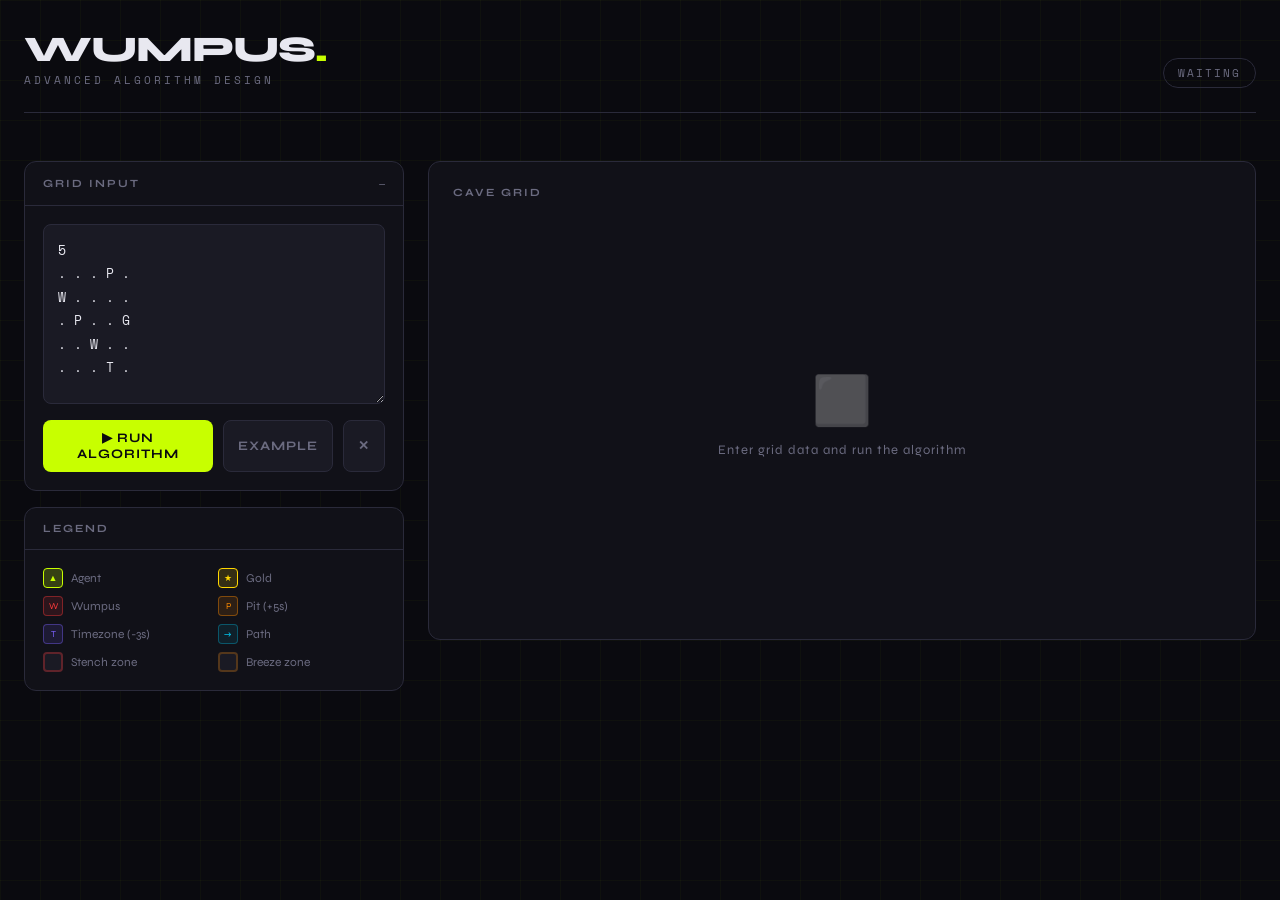
<file: index.html>
<!DOCTYPE html>
<html lang="en">
<head>
<meta charset="UTF-8">
<meta name="viewport" content="width=device-width, initial-scale=1.0">
<title>Wumpus — Cave Navigator</title>
<link href="https://fonts.googleapis.com/css2?family=Space+Mono:ital,wght@0,400;0,700;1,400&family=Syne:wght@400;600;700;800&display=swap" rel="stylesheet">
<link rel="stylesheet" href="style.css">
</head>
<body>
<div class="app">

  <header>
    <div class="logo">
      <div class="logo-title">WUMPUS<span>.</span></div>
      <div class="logo-sub">Advanced Algorithm Design</div>
    </div>
    <div class="status-pill" id="status-pill">WAITING</div>
  </header>

  <div class="main">

    <div class="left-panel">

      <div class="panel">
        <div class="panel-header">
          <span class="panel-title">Grid Input</span>
          <span class="mono-small" id="grid-size-label">—</span>
        </div>
        <div class="panel-body">
          <textarea id="grid-input" placeholder="5&#10;. . . P .&#10;W . . . .&#10;. P . . G&#10;. . W . .&#10;. . . T ."></textarea>
          <div class="error-msg" id="error-msg"></div>
          <div class="btn-row">
            <button class="btn-primary" onclick="runAlgo()">&#9654; RUN ALGORITHM</button>
            <button class="btn-secondary" onclick="loadExample()">EXAMPLE</button>
            <button class="btn-secondary" onclick="clearAll()">&#10005;</button>
          </div>
        </div>
      </div>

      <div class="panel">
        <div class="panel-header"><span class="panel-title">Legend</span></div>
        <div class="panel-body">
          <div class="legend">
            <div class="legend-item">
              <div class="legend-dot" style="background:rgba(200,255,0,0.2);border:1px solid var(--accent)">
                <span style="font-size:9px;color:var(--accent)">&#9650;</span>
              </div>
              <span>Agent</span>
            </div>
            <div class="legend-item">
              <div class="legend-dot" style="background:rgba(255,215,0,0.15);border:1px solid var(--gold)">
                <span style="font-size:9px;color:var(--gold)">&#9733;</span>
              </div>
              <span>Gold</span>
            </div>
            <div class="legend-item">
              <div class="legend-dot" style="background:rgba(255,59,59,0.12);border:1px solid rgba(255,59,59,0.4)">
                <span style="font-size:9px;color:var(--wumpus)">W</span>
              </div>
              <span>Wumpus</span>
            </div>
            <div class="legend-item">
              <div class="legend-dot" style="background:rgba(255,140,0,0.12);border:1px solid rgba(255,140,0,0.4)">
                <span style="font-size:9px;color:var(--pit)">P</span>
              </div>
              <span>Pit (+5s)</span>
            </div>
            <div class="legend-item">
              <div class="legend-dot" style="background:rgba(123,97,255,0.12);border:1px solid rgba(123,97,255,0.4)">
                <span style="font-size:9px;color:var(--tz)">T</span>
              </div>
              <span>Timezone (-3s)</span>
            </div>
            <div class="legend-item">
              <div class="legend-dot" style="background:rgba(0,212,255,0.08);border:1px solid rgba(0,212,255,0.3)">
                <span style="font-size:9px;color:var(--accent3)">&#8594;</span>
              </div>
              <span>Path</span>
            </div>
            <div class="legend-item">
              <div class="legend-dot stench-legend"></div>
              <span>Stench zone</span>
            </div>
            <div class="legend-item">
              <div class="legend-dot breeze-legend"></div>
              <span>Breeze zone</span>
            </div>
          </div>
        </div>
      </div>

      <div class="panel" id="stats-panel" style="display:none">
        <div class="panel-header"><span class="panel-title">Result</span></div>
        <div class="panel-body">
          <div class="stats-grid">
            <div class="stat-box">
              <div class="stat-label">Status</div>
              <div class="stat-value" id="stat-status" style="font-size:16px">—</div>
            </div>
            <div class="stat-box">
              <div class="stat-label">Time Cost</div>
              <div class="stat-value accent" id="stat-cost">—</div>
            </div>
            <div class="stat-box">
              <div class="stat-label">Path Length</div>
              <div class="stat-value" id="stat-length">—</div>
            </div>
            <div class="stat-box">
              <div class="stat-label">Turn</div>
              <div class="stat-value accent" id="stat-turn">—</div>
            </div>
          </div>
          <div style="margin-top:12px">
            <div class="panel-title" style="margin-bottom:8px">Path</div>
            <div class="path-display" id="path-display">—</div>
          </div>
        </div>
      </div>

      <div class="panel" id="anim-panel" style="display:none">
        <div class="panel-header">
          <span class="panel-title">Animation</span>
          <button class="play-btn" id="play-btn" onclick="togglePlay()">&#9654; PLAY</button>
        </div>
        <div class="panel-body">
          <div class="turn-control">
            <div class="turn-row">
              <span class="turn-label">Step</span>
              <span class="turn-value" id="turn-display">0 / 0</span>
            </div>
            <input type="range" id="turn-slider" min="0" value="0" oninput="onSlider(this.value)">
            <div class="turn-row">
              <span class="turn-label">Speed</span>
              <input type="range" id="speed-slider" min="100" max="1000" value="500" step="100" style="width:120px">
            </div>
          </div>
        </div>
      </div>

    </div>

    <div class="right-panel">
      <div class="grid-wrapper">
        <div class="grid-top-bar">
          <div class="panel-title">Cave Grid</div>
          <div class="mono-small" id="wt-display"></div>
        </div>
        <div class="grid-container">
          <div id="grid-placeholder" class="grid-placeholder">
            <div class="grid-placeholder-icon">&#11036;</div>
            <div class="grid-placeholder-text">Enter grid data and run the algorithm</div>
          </div>
          <div id="cave-grid" style="display:none"></div>
        </div>
        <div class="grid-info" id="grid-info" style="display:none">
          <div class="info-item">
            <div class="info-dot" style="background:rgba(255,59,59,0.6)"></div>
            <span id="info-wumpus">0 Wumpuses</span>
          </div>
          <div class="info-item">
            <div class="info-dot" style="background:rgba(255,140,0,0.6)"></div>
            <span id="info-pits">0 Pits</span>
          </div>
          <div class="info-item">
            <div class="info-dot" style="background:rgba(123,97,255,0.6)"></div>
            <span id="info-tz">0 Timezones</span>
          </div>
        </div>
      </div>
    </div>

  </div>
</div>

<script src="algo.js"></script>
<script src="ui.js"></script>
</body>
</html>
</file>
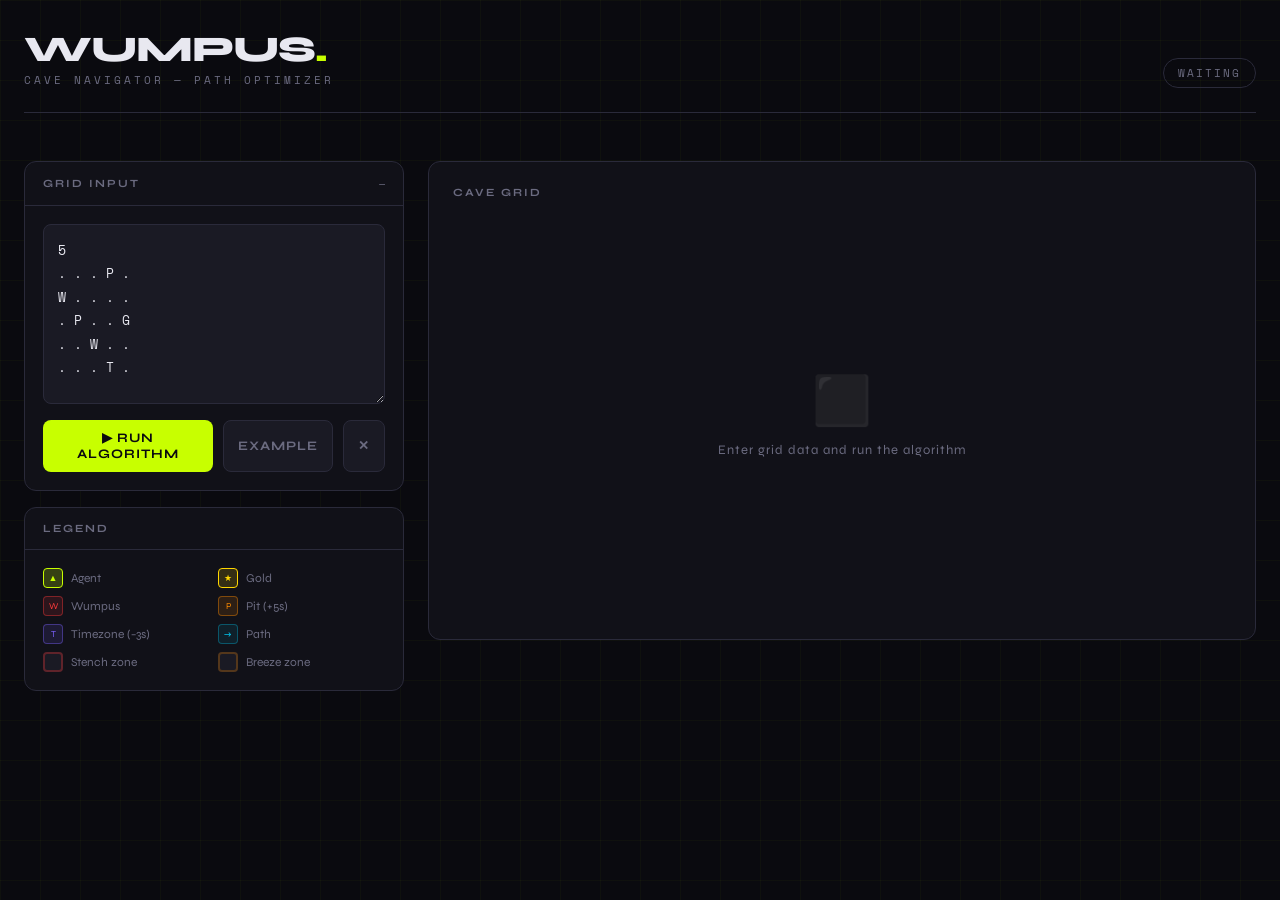
<file: wumpus_visualizer.html>
<!DOCTYPE html>
<html lang="en">
<head>
<meta charset="UTF-8">
<meta name="viewport" content="width=device-width, initial-scale=1.0">
<title>Wumpus — Cave Navigator</title>
<link href="https://fonts.googleapis.com/css2?family=Space+Mono:ital,wght@0,400;0,700;1,400&family=Syne:wght@400;600;700;800&display=swap" rel="stylesheet">
<style>
:root {
  --bg: #0a0a0f;
  --surface: #111118;
  --surface2: #1a1a24;
  --border: #2a2a3a;
  --accent: #c8ff00;
  --accent2: #ff6b35;
  --accent3: #00d4ff;
  --text: #e8e8f0;
  --muted: #6b6b80;
  --danger: #ff3b3b;
  --safe: #00ff88;
  --pit: #ff8c00;
  --tz: #7b61ff;
  --wumpus: #ff3b3b;
  --gold: #ffd700;
  --agent: #c8ff00;
  --stench: rgba(255,59,59,0.15);
  --breeze: rgba(255,140,0,0.12);
}

* { margin: 0; padding: 0; box-sizing: border-box; }

body {
  background: var(--bg);
  color: var(--text);
  font-family: 'Syne', sans-serif;
  min-height: 100vh;
  overflow-x: hidden;
}

body::before {
  content: '';
  position: fixed;
  inset: 0;
  background-image:
    linear-gradient(rgba(200,255,0,0.03) 1px, transparent 1px),
    linear-gradient(90deg, rgba(200,255,0,0.03) 1px, transparent 1px);
  background-size: 40px 40px;
  pointer-events: none;
  z-index: 0;
}

.app {
  position: relative;
  z-index: 1;
  max-width: 1400px;
  margin: 0 auto;
  padding: 32px 24px;
}

header {
  display: flex;
  align-items: flex-end;
  justify-content: space-between;
  margin-bottom: 48px;
  padding-bottom: 24px;
  border-bottom: 1px solid var(--border);
}

.logo {
  display: flex;
  flex-direction: column;
  gap: 4px;
}

.logo-title {
  font-size: 36px;
  font-weight: 800;
  letter-spacing: -1px;
  line-height: 1;
  color: var(--text);
}

.logo-title span {
  color: var(--accent);
}

.logo-sub {
  font-family: 'Space Mono', monospace;
  font-size: 11px;
  color: var(--muted);
  letter-spacing: 3px;
  text-transform: uppercase;
}

.status-pill {
  font-family: 'Space Mono', monospace;
  font-size: 11px;
  padding: 6px 14px;
  border-radius: 100px;
  letter-spacing: 2px;
  text-transform: uppercase;
  border: 1px solid var(--border);
  color: var(--muted);
  transition: all 0.3s;
}

.status-pill.safe { border-color: var(--safe); color: var(--safe); background: rgba(0,255,136,0.08); }
.status-pill.unsafe { border-color: var(--danger); color: var(--danger); background: rgba(255,59,59,0.08); }
.status-pill.running { border-color: var(--accent); color: var(--accent); background: rgba(200,255,0,0.08); animation: pulse 1s infinite; }

@keyframes pulse { 0%,100%{opacity:1} 50%{opacity:0.5} }

.main {
  display: grid;
  grid-template-columns: 380px 1fr;
  gap: 24px;
  align-items: start;
}

.left-panel {
  display: flex;
  flex-direction: column;
  gap: 16px;
}

.panel {
  background: var(--surface);
  border: 1px solid var(--border);
  border-radius: 12px;
  overflow: hidden;
}

.panel-header {
  padding: 14px 18px;
  border-bottom: 1px solid var(--border);
  display: flex;
  align-items: center;
  justify-content: space-between;
}

.panel-title {
  font-size: 11px;
  font-weight: 700;
  letter-spacing: 2px;
  text-transform: uppercase;
  color: var(--muted);
}

.panel-body {
  padding: 18px;
}

textarea {
  width: 100%;
  background: var(--surface2);
  border: 1px solid var(--border);
  border-radius: 8px;
  color: var(--text);
  font-family: 'Space Mono', monospace;
  font-size: 13px;
  line-height: 1.8;
  padding: 14px;
  resize: vertical;
  min-height: 180px;
  outline: none;
  transition: border-color 0.2s;
}

textarea:focus { border-color: var(--accent); }
textarea::placeholder { color: var(--muted); }

.btn-row {
  display: flex;
  gap: 10px;
  margin-top: 12px;
}

button {
  cursor: pointer;
  border: none;
  font-family: 'Syne', sans-serif;
  font-weight: 700;
  font-size: 13px;
  letter-spacing: 1px;
  border-radius: 8px;
  transition: all 0.2s;
}

.btn-primary {
  background: var(--accent);
  color: #0a0a0f;
  padding: 10px 20px;
  flex: 1;
}

.btn-primary:hover { background: #d4ff33; transform: translateY(-1px); }
.btn-primary:active { transform: translateY(0); }

.btn-secondary {
  background: var(--surface2);
  color: var(--muted);
  padding: 10px 14px;
  border: 1px solid var(--border);
}

.btn-secondary:hover { border-color: var(--accent); color: var(--accent); }

.legend {
  display: grid;
  grid-template-columns: 1fr 1fr;
  gap: 8px;
}

.legend-item {
  display: flex;
  align-items: center;
  gap: 8px;
  font-size: 12px;
  color: var(--muted);
}

.legend-dot {
  width: 20px;
  height: 20px;
  border-radius: 4px;
  flex-shrink: 0;
  display: flex;
  align-items: center;
  justify-content: center;
  font-size: 10px;
}

.stats-grid {
  display: grid;
  grid-template-columns: 1fr 1fr;
  gap: 10px;
}

.stat-box {
  background: var(--surface2);
  border: 1px solid var(--border);
  border-radius: 8px;
  padding: 12px;
}

.stat-label {
  font-size: 10px;
  font-weight: 700;
  letter-spacing: 2px;
  text-transform: uppercase;
  color: var(--muted);
  margin-bottom: 4px;
}

.stat-value {
  font-family: 'Space Mono', monospace;
  font-size: 22px;
  font-weight: 700;
  color: var(--text);
}

.stat-value.accent { color: var(--accent); }
.stat-value.danger { color: var(--danger); }
.stat-value.safe { color: var(--safe); }

.turn-control {
  display: flex;
  flex-direction: column;
  gap: 10px;
}

.turn-row {
  display: flex;
  align-items: center;
  justify-content: space-between;
}

.turn-label {
  font-size: 11px;
  letter-spacing: 2px;
  text-transform: uppercase;
  color: var(--muted);
}

.turn-value {
  font-family: 'Space Mono', monospace;
  font-size: 13px;
  color: var(--accent);
}

input[type=range] {
  width: 100%;
  -webkit-appearance: none;
  height: 3px;
  border-radius: 2px;
  background: var(--border);
  outline: none;
}

input[type=range]::-webkit-slider-thumb {
  -webkit-appearance: none;
  width: 16px;
  height: 16px;
  border-radius: 50%;
  background: var(--accent);
  cursor: pointer;
}

.play-btn {
  background: var(--surface2);
  border: 1px solid var(--border);
  color: var(--text);
  padding: 8px 16px;
  border-radius: 6px;
  font-size: 12px;
}

.play-btn:hover { border-color: var(--accent); color: var(--accent); }

.right-panel {
  position: sticky;
  top: 24px;
}

.grid-wrapper {
  background: var(--surface);
  border: 1px solid var(--border);
  border-radius: 12px;
  padding: 24px;
}

.grid-container {
  display: flex;
  justify-content: center;
  align-items: center;
  min-height: 400px;
}

#cave-grid {
  display: inline-grid;
  gap: 3px;
}

.cell {
  width: 52px;
  height: 52px;
  border-radius: 6px;
  display: flex;
  align-items: center;
  justify-content: center;
  font-size: 11px;
  font-weight: 700;
  font-family: 'Space Mono', monospace;
  letter-spacing: 0.5px;
  position: relative;
  transition: all 0.3s;
  border: 1px solid transparent;
  flex-direction: column;
  gap: 2px;
}

.cell-empty { background: var(--surface2); border-color: var(--border); color: var(--muted); }
.cell-wumpus { background: rgba(255,59,59,0.12); border-color: rgba(255,59,59,0.4); color: var(--wumpus); }
.cell-pit { background: rgba(255,140,0,0.12); border-color: rgba(255,140,0,0.4); color: var(--pit); }
.cell-tz { background: rgba(123,97,255,0.12); border-color: rgba(123,97,255,0.4); color: var(--tz); }
.cell-gold { background: rgba(255,215,0,0.15); border-color: rgba(255,215,0,0.5); color: var(--gold); }
.cell-start { background: rgba(200,255,0,0.08); border-color: rgba(200,255,0,0.3); color: var(--accent); }

.cell.stench-overlay { box-shadow: inset 0 0 0 2px rgba(255,59,59,0.3); }
.cell.breeze-overlay { box-shadow: inset 0 0 0 2px rgba(255,140,0,0.25); }
.cell.path-cell { box-shadow: inset 0 0 0 2px var(--accent3); }
.cell.agent-here {
  background: rgba(200,255,0,0.2) !important;
  border-color: var(--accent) !important;
  transform: scale(1.08);
  z-index: 2;
  box-shadow: 0 0 20px rgba(200,255,0,0.3);
}

.cell-icon { font-size: 18px; line-height: 1; }
.cell-label { font-size: 8px; letter-spacing: 1px; opacity: 0.7; }

.cell-coord {
  position: absolute;
  top: 2px;
  left: 3px;
  font-size: 7px;
  opacity: 0.3;
  font-family: 'Space Mono', monospace;
}

.path-number {
  position: absolute;
  bottom: 2px;
  right: 3px;
  font-size: 7px;
  color: var(--accent3);
  font-family: 'Space Mono', monospace;
}

.result-bar {
  display: flex;
  align-items: center;
  justify-content: space-between;
  padding: 14px 18px;
  background: var(--surface2);
  border-radius: 8px;
  margin-bottom: 16px;
  border: 1px solid var(--border);
}

.result-safe { border-color: rgba(0,255,136,0.3); background: rgba(0,255,136,0.06); }
.result-unsafe { border-color: rgba(255,59,59,0.3); background: rgba(255,59,59,0.06); }

.result-label {
  font-size: 11px;
  letter-spacing: 3px;
  text-transform: uppercase;
  font-weight: 700;
}

.result-label.safe { color: var(--safe); }
.result-label.unsafe { color: var(--danger); }

.path-display {
  font-family: 'Space Mono', monospace;
  font-size: 11px;
  color: var(--muted);
  line-height: 2;
  background: var(--surface2);
  border: 1px solid var(--border);
  border-radius: 8px;
  padding: 14px;
  max-height: 120px;
  overflow-y: auto;
  word-break: break-all;
}

.path-display span { color: var(--accent3); }

.grid-info {
  display: flex;
  gap: 20px;
  margin-top: 16px;
  padding-top: 16px;
  border-top: 1px solid var(--border);
  flex-wrap: wrap;
}

.info-item {
  display: flex;
  align-items: center;
  gap: 6px;
  font-size: 11px;
  color: var(--muted);
}

.info-dot {
  width: 8px;
  height: 8px;
  border-radius: 2px;
}

.error-msg {
  font-family: 'Space Mono', monospace;
  font-size: 11px;
  color: var(--danger);
  padding: 10px 14px;
  background: rgba(255,59,59,0.08);
  border: 1px solid rgba(255,59,59,0.2);
  border-radius: 6px;
  margin-top: 10px;
  display: none;
}

@keyframes fadeIn { from{opacity:0;transform:translateY(8px)} to{opacity:1;transform:translateY(0)} }
@keyframes wumpusBlink { 0%,100%{opacity:1} 50%{opacity:0.4} }
@keyframes agentMove { 0%{transform:scale(0.8)} 50%{transform:scale(1.12)} 100%{transform:scale(1.08)} }

.cell-wumpus { animation: wumpusBlink 2s ease-in-out infinite; }
.cell.agent-here { animation: agentMove 0.4s ease-out forwards; }

::-webkit-scrollbar { width: 4px; }
::-webkit-scrollbar-track { background: var(--surface); }
::-webkit-scrollbar-thumb { background: var(--border); border-radius: 2px; }

.grid-placeholder {
  display: flex;
  flex-direction: column;
  align-items: center;
  justify-content: center;
  gap: 12px;
  color: var(--muted);
  padding: 60px 0;
}

.grid-placeholder-icon { font-size: 48px; opacity: 0.3; }
.grid-placeholder-text { font-size: 13px; letter-spacing: 1px; }

@media (max-width: 900px) {
  .main { grid-template-columns: 1fr; }
  .right-panel { position: static; }
}
</style>
</head>
<body>
<div class="app">

  <header>
    <div class="logo">
      <div class="logo-title">WUMPUS<span>.</span></div>
      <div class="logo-sub">Cave Navigator &mdash; Path Optimizer</div>
    </div>
    <div class="status-pill" id="status-pill">WAITING</div>
  </header>

  <div class="main">

    <div class="left-panel">

      <div class="panel">
        <div class="panel-header">
          <span class="panel-title">Grid Input</span>
          <span style="font-family:'Space Mono',monospace;font-size:10px;color:var(--muted)" id="grid-size-label">—</span>
        </div>
        <div class="panel-body">
          <textarea id="grid-input" placeholder="5&#10;. . . P .&#10;W . . . .&#10;. P . . G&#10;. . W . .&#10;. . . T ."></textarea>
          <div class="error-msg" id="error-msg"></div>
          <div class="btn-row">
            <button class="btn-primary" onclick="runAlgo()">▶ RUN ALGORITHM</button>
            <button class="btn-secondary" onclick="loadExample()">EXAMPLE</button>
            <button class="btn-secondary" onclick="clearAll()">✕</button>
          </div>
        </div>
      </div>

      <div class="panel">
        <div class="panel-header"><span class="panel-title">Legend</span></div>
        <div class="panel-body">
          <div class="legend">
            <div class="legend-item">
              <div class="legend-dot" style="background:rgba(200,255,0,0.2);border:1px solid var(--accent)">
                <span style="font-size:9px;color:var(--accent)">▲</span>
              </div>
              <span>Agent</span>
            </div>
            <div class="legend-item">
              <div class="legend-dot" style="background:rgba(255,215,0,0.15);border:1px solid var(--gold)">
                <span style="font-size:9px;color:var(--gold)">★</span>
              </div>
              <span>Gold</span>
            </div>
            <div class="legend-item">
              <div class="legend-dot" style="background:rgba(255,59,59,0.12);border:1px solid rgba(255,59,59,0.4)">
                <span style="font-size:9px;color:var(--wumpus)">W</span>
              </div>
              <span>Wumpus</span>
            </div>
            <div class="legend-item">
              <div class="legend-dot" style="background:rgba(255,140,0,0.12);border:1px solid rgba(255,140,0,0.4)">
                <span style="font-size:9px;color:var(--pit)">P</span>
              </div>
              <span>Pit (+5s)</span>
            </div>
            <div class="legend-item">
              <div class="legend-dot" style="background:rgba(123,97,255,0.12);border:1px solid rgba(123,97,255,0.4)">
                <span style="font-size:9px;color:var(--tz)">T</span>
              </div>
              <span>Timezone (−3s)</span>
            </div>
            <div class="legend-item">
              <div class="legend-dot" style="background:rgba(0,212,255,0.08);border:1px solid rgba(0,212,255,0.3)">
                <span style="font-size:9px;color:var(--accent3)">→</span>
              </div>
              <span>Path</span>
            </div>
            <div class="legend-item">
              <div class="legend-dot" style="box-shadow:inset 0 0 0 2px rgba(255,59,59,0.3);background:var(--surface2)">
              </div>
              <span>Stench zone</span>
            </div>
            <div class="legend-item">
              <div class="legend-dot" style="box-shadow:inset 0 0 0 2px rgba(255,140,0,0.25);background:var(--surface2)">
              </div>
              <span>Breeze zone</span>
            </div>
          </div>
        </div>
      </div>

      <div class="panel" id="stats-panel" style="display:none">
        <div class="panel-header"><span class="panel-title">Result</span></div>
        <div class="panel-body">
          <div class="stats-grid">
            <div class="stat-box">
              <div class="stat-label">Status</div>
              <div class="stat-value" id="stat-status" style="font-size:16px">—</div>
            </div>
            <div class="stat-box">
              <div class="stat-label">Time Cost</div>
              <div class="stat-value accent" id="stat-cost">—</div>
            </div>
            <div class="stat-box">
              <div class="stat-label">Path Length</div>
              <div class="stat-value" id="stat-length">—</div>
            </div>
            <div class="stat-box">
              <div class="stat-label">Turn</div>
              <div class="stat-value accent" id="stat-turn">—</div>
            </div>
          </div>

          <div style="margin-top:12px">
            <div class="panel-title" style="margin-bottom:8px">Path</div>
            <div class="path-display" id="path-display">—</div>
          </div>
        </div>
      </div>

      <div class="panel" id="anim-panel" style="display:none">
        <div class="panel-header">
          <span class="panel-title">Animation</span>
          <button class="play-btn" id="play-btn" onclick="togglePlay()">▶ PLAY</button>
        </div>
        <div class="panel-body">
          <div class="turn-control">
            <div class="turn-row">
              <span class="turn-label">Step</span>
              <span class="turn-value" id="turn-display">0 / 0</span>
            </div>
            <input type="range" id="turn-slider" min="0" value="0" oninput="onSlider(this.value)">
            <div class="turn-row">
              <span class="turn-label">Speed</span>
              <input type="range" id="speed-slider" min="100" max="1000" value="500" step="100" style="width:120px">
            </div>
          </div>
        </div>
      </div>

    </div>

    <div class="right-panel">
      <div class="grid-wrapper">
        <div style="display:flex;align-items:center;justify-content:space-between;margin-bottom:16px">
          <div style="font-size:11px;font-weight:700;letter-spacing:2px;text-transform:uppercase;color:var(--muted)">Cave Grid</div>
          <div style="font-size:11px;font-family:'Space Mono',monospace;color:var(--muted)" id="wt-display"></div>
        </div>
        <div class="grid-container">
          <div id="grid-placeholder" class="grid-placeholder">
            <div class="grid-placeholder-icon">⬛</div>
            <div class="grid-placeholder-text">Enter grid data and run the algorithm</div>
          </div>
          <div id="cave-grid" style="display:none"></div>
        </div>
        <div class="grid-info" id="grid-info" style="display:none">
          <div class="info-item">
            <div class="info-dot" style="background:rgba(255,59,59,0.6)"></div>
            <span id="info-wumpus">0 Wumpuses</span>
          </div>
          <div class="info-item">
            <div class="info-dot" style="background:rgba(255,140,0,0.6)"></div>
            <span id="info-pits">0 Pits</span>
          </div>
          <div class="info-item">
            <div class="info-dot" style="background:rgba(123,97,255,0.6)"></div>
            <span id="info-tz">0 Timezones</span>
          </div>
        </div>
      </div>
    </div>

  </div>
</div>

<script>

let gridData = null;
let n = 0;
let wumpuses = [], pits = [], timezones = [], goldPos = null;
let wumpusCols = [];
let stenchCells = [];
let breezeCells = new Set();
let maxTurns = 0;
let resultPath = [];
let resultCost = 0;
let resultSafe = false;
let animStep = 0;
let animTimer = null;
let isPlaying = false;
const dx = [-1,1,0,0];
const dy = [0,0,-1,1];

function loadExample() {
  document.getElementById('grid-input').value =
    '5\n. . . P .\nW . . . .\n. P . . G\n. . W . .\n. . . T .';
}

function clearAll() {
  document.getElementById('grid-input').value = '';
  document.getElementById('cave-grid').style.display = 'none';
  document.getElementById('grid-placeholder').style.display = 'flex';
  document.getElementById('stats-panel').style.display = 'none';
  document.getElementById('anim-panel').style.display = 'none';
  document.getElementById('grid-info').style.display = 'none';
  document.getElementById('grid-size-label').textContent = '—';
  document.getElementById('status-pill').className = 'status-pill';
  document.getElementById('status-pill').textContent = 'WAITING';
  document.getElementById('wt-display').textContent = '';
  hideError();
  stopAnim();
}

function parse(input) {
  const lines = input.trim().split('\n').map(l => l.trim()).filter(l => l.length > 0);
  if (lines.length === 0) throw new Error('Empty input');
  n = parseInt(lines[0]);
  if (isNaN(n) || n < 2) throw new Error('Invalid grid size');
  if (lines.length < n + 1) throw new Error('Not enough rows');

  gridData = [];
  wumpuses = []; pits = []; timezones = []; goldPos = null;

  for (let i = 1; i <= n; i++) {
    const row = lines[i].split(/\s+/);
    if (row.length < n) throw new Error(`Row ${i} too short`);
    const gridRow = [];
    for (let j = 0; j < n; j++) {
      const sym = row[j];
      gridRow.push(sym);
      if (sym === 'W') wumpuses.push([i, j+1]);
      if (sym === 'P') pits.push([i, j+1]);
      if (sym === 'T') timezones.push([i, j+1]);
      if (sym === 'G') goldPos = [i, j+1];
    }
    gridData.push(gridRow);
  }

  if (!goldPos) throw new Error('No Gold (G) found in grid');
  maxTurns = 4 * n * n;
}

function precompute() {
  const W = wumpuses.length;

  wumpusCols = [];
  for (let w = 0; w < W; w++) {
    const row = wumpuses[w][0];
    let col = wumpuses[w][1];
    const cols = [col];
    for (let t = 0; t < maxTurns; t++) {
      const phaseA = (t % 2 === 0);
      let steps;
      if (row % 2 === 0 && phaseA)  steps = [1,1,1,-1];
      if (row % 2 === 0 && !phaseA) steps = [1,-1,-1,-1];
      if (row % 2 !== 0 && phaseA)  steps = [-1,-1,-1,1];
      if (row % 2 !== 0 && !phaseA) steps = [-1,1,1,1];
      for (const s of steps) {
        col = Math.max(1, Math.min(n, col + s));
      }
      cols.push(col);
    }
    wumpusCols.push(cols);
  }

  stenchCells = [];
  for (let t = 0; t <= maxTurns; t++) {
    const s = new Set();
    for (let w = 0; w < W; w++) {
      const wr = wumpuses[w][0], wc = wumpusCols[w][t];
      for (let d = 0; d < 4; d++) {
        const sr = wr + dx[d], sc = wc + dy[d];
        if (sr >= 1 && sr <= n && sc >= 1 && sc <= n)
          s.add(`${sr},${sc}`);
      }
    }
    stenchCells.push(s);
  }

  breezeCells = new Set();
  for (const [pr, pc] of pits) {
    for (let d = 0; d < 4; d++) {
      const br = pr + dx[d], bc = pc + dy[d];
      if (br >= 1 && br <= n && bc >= 1 && bc <= n)
        breezeCells.add(`${br},${bc}`);
    }
  }
}

function search() {
  const gr = goldPos[0], gc = goldPos[1];

  const heap = [];
  const bestCost = new Map();
  const bestPathMap = new Map();

  let startStench = stenchCells[0].has('1,1') ? 1 : 0;
  const startKey = `1,1,0,${startStench},0`;
  bestCost.set(startKey, 0);
  bestPathMap.set(startKey, [[1,1]]);

  heapPush(heap, [0, 1, 1, 0, startStench, 0]);

  let bestAns = Infinity;
  let bestPath = null;

  while (heap.length > 0) {
    const [cost, row, col, turn, stench, wt] = heapPop(heap);

    const key = `${row},${col},${turn},${stench},${wt}`;
    if (bestCost.has(key) && bestCost.get(key) < cost) continue;

    const path = bestPathMap.get(key) || [[row,col]];

    if (row === gr && col === gc) {
      if (cost < bestAns) { bestAns = cost; bestPath = path; }
      continue;
    }

    for (let d = 0; d < 4; d++) {
      const nr = row + dx[d], nc = col + dy[d];
      const nt = turn + 1;

      if (nr < 1 || nr > n || nc < 1 || nc > n) continue;

      const isGold = (nr === gr && nc === gc);

      let visited = false;
      for (const [pr, pc] of path) { if (pr === nr && pc === nc) { visited = true; break; } }
      if (visited) continue;

      let delta = 1;
      if (!isGold) {
        const sym = gridData[nr-1][nc-1];
        if (sym === 'P') delta += 5;
        if (breezeCells.has(`${nr},${nc}`)) delta += 2;
        if (sym === 'T') delta -= 3;
      }

      const arrWt = Math.min(wt + 1, maxTurns);

      if (!isGold) {

        let wumpusHere = false;
        for (let w = 0; w < wumpuses.length; w++) {
          if (wumpuses[w][0] === nr && wumpusCols[w][arrWt] === nc) { wumpusHere = true; break; }
        }
        if (wumpusHere) continue;

        let newStench = stench;
        if (stenchCells[arrWt].has(`${nr},${nc}`)) newStench++;
        if (newStench >= 3) continue;

        const newWt = Math.max(0, Math.min(wt + delta, maxTurns));
        const newCost = Math.max(0, cost + delta);
        const newPath = [...path, [nr, nc]];
        const newKey = `${nr},${nc},${nt},${newStench},${newWt}`;

        if (!bestCost.has(newKey) || bestCost.get(newKey) > newCost) {
          bestCost.set(newKey, newCost);
          bestPathMap.set(newKey, newPath);
          heapPush(heap, [newCost, nr, nc, nt, newStench, newWt]);
        }
      } else {
        const newWt = Math.max(0, Math.min(wt + delta, maxTurns));
        const newCost = Math.max(0, cost + delta);
        const newPath = [...path, [nr, nc]];
        const newKey = `${nr},${nc},${nt},${stench},${newWt}`;

        if (!bestCost.has(newKey) || bestCost.get(newKey) > newCost) {
          bestCost.set(newKey, newCost);
          bestPathMap.set(newKey, newPath);
          heapPush(heap, [newCost, nr, nc, nt, stench, newWt]);
        }
      }
    }
  }

  return bestPath ? { safe: true, cost: bestAns, path: bestPath } : { safe: false };
}

function heapPush(heap, item) {
  heap.push(item);
  let i = heap.length - 1;
  while (i > 0) {
    const p = Math.floor((i-1)/2);
    if (heap[p][0] <= heap[i][0]) break;
    [heap[p], heap[i]] = [heap[i], heap[p]];
    i = p;
  }
}

function heapPop(heap) {
  const top = heap[0];
  const last = heap.pop();
  if (heap.length > 0) {
    heap[0] = last;
    let i = 0;
    while (true) {
      let smallest = i;
      const l = 2*i+1, r = 2*i+2;
      if (l < heap.length && heap[l][0] < heap[smallest][0]) smallest = l;
      if (r < heap.length && heap[r][0] < heap[smallest][0]) smallest = r;
      if (smallest === i) break;
      [heap[i], heap[smallest]] = [heap[smallest], heap[i]];
      i = smallest;
    }
  }
  return top;
}

function renderGrid(step) {
  const grid = document.getElementById('cave-grid');
  grid.style.display = 'inline-grid';
  grid.style.gridTemplateColumns = `repeat(${n}, 52px)`;
  document.getElementById('grid-placeholder').style.display = 'none';

  const wt = getWtAtStep(step);
  const currentPos = resultSafe && step < resultPath.length ? resultPath[step] : null;
  const pathSet = new Set(resultPath.slice(0, step + 1).map(p => `${p[0]},${p[1]}`));

  const wumpusPos = new Set();
  for (let w = 0; w < wumpuses.length; w++) {
    const wc = wumpusCols.length > 0 ? wumpusCols[w][Math.min(wt, maxTurns)] : wumpuses[w][1];
    wumpusPos.add(`${wumpuses[w][0]},${wc}`);
  }

  const stenchNow = stenchCells.length > 0 ? stenchCells[Math.min(wt, maxTurns)] : new Set();

  grid.innerHTML = '';

  for (let r = 1; r <= n; r++) {
    for (let c = 1; c <= n; c++) {
      const sym = gridData[r-1][c-1];
      const key = `${r},${c}`;
      const isAgent = currentPos && currentPos[0] === r && currentPos[1] === c;
      const isWumpus = wumpusPos.has(key);
      const isPath = pathSet.has(key) && !isAgent;
      const isStench = stenchNow.has(key) && !isWumpus;
      const isBreeze = breezeCells.has(key);

      let cls = 'cell';
      let icon = '', label = '';

      if (isAgent) {
        cls += ' agent-here';
        icon = '▲'; label = 'AGENT';
      } else if (isWumpus) {
        cls += ' cell-wumpus';
        icon = '⚠'; label = 'W';
      } else if (sym === 'G') {
        cls += ' cell-gold';
        icon = '★'; label = 'GOLD';
      } else if (sym === 'P') {
        cls += ' cell-pit';
        icon = '◉'; label = 'PIT';
      } else if (sym === 'T') {
        cls += ' cell-tz';
        icon = '⟳'; label = 'TZ';
      } else if (r === 1 && c === 1 && !isAgent) {
        cls += ' cell-start';
        icon = '◎'; label = 'START';
      } else {
        cls += ' cell-empty';
        icon = ''; label = '.';
      }

      if (isStench && !isWumpus) cls += ' stench-overlay';
      if (isBreeze && sym !== 'P') cls += ' breeze-overlay';
      if (isPath && !isWumpus && sym !== 'G') cls += ' path-cell';

      const stepNum = isPath ? resultPath.findIndex(p => p[0]===r && p[1]===c) : -1;

      const div = document.createElement('div');
      div.className = cls;
      div.innerHTML = `
        <span class="cell-coord">${r},${c}</span>
        <span class="cell-icon">${icon}</span>
        ${label ? `<span class="cell-label">${label}</span>` : ''}
        ${stepNum > 0 ? `<span class="path-number">${stepNum}</span>` : ''}
      `;
      grid.appendChild(div);
    }
  }

  document.getElementById('wt-display').textContent =
    `wt: ${wt} | step: ${step}/${resultSafe ? resultPath.length-1 : 0}`;
}

function getWtAtStep(step) {
  if (!resultSafe || step === 0) return 0;
  let wt = 0;
  for (let i = 1; i <= Math.min(step, resultPath.length-1); i++) {
    const [r, c] = resultPath[i];
    const isGold = r === goldPos[0] && c === goldPos[1];
    let delta = 1;
    if (!isGold) {
      const sym = gridData[r-1][c-1];
      if (sym === 'P') delta += 5;
      if (breezeCells.has(`${r},${c}`)) delta += 2;
      if (sym === 'T') delta -= 3;
    }
    wt = Math.max(0, Math.min(wt + delta, maxTurns));
  }
  return wt;
}

function runAlgo() {
  hideError();
  stopAnim();
  animStep = 0;

  const input = document.getElementById('grid-input').value;
  if (!input.trim()) { showError('Please enter grid data.'); return; }

  const pill = document.getElementById('status-pill');
  pill.className = 'status-pill running';
  pill.textContent = 'RUNNING';

  setTimeout(() => {
    try {
      parse(input);
      precompute();

      document.getElementById('grid-size-label').textContent = `${n} × ${n}`;
      document.getElementById('grid-info').style.display = 'flex';
      document.getElementById('info-wumpus').textContent = `${wumpuses.length} Wumpus${wumpuses.length !== 1 ? 'es' : ''}`;
      document.getElementById('info-pits').textContent = `${pits.length} Pit${pits.length !== 1 ? 's' : ''}`;
      document.getElementById('info-tz').textContent = `${timezones.length} Timezone${timezones.length !== 1 ? 's' : ''}`;

      const result = search();
      resultSafe = result.safe;
      resultPath = result.safe ? result.path : [];
      resultCost = result.safe ? result.cost : 0;

      pill.className = resultSafe ? 'status-pill safe' : 'status-pill unsafe';
      pill.textContent = resultSafe ? 'SAFE' : 'UNSAFE';

      document.getElementById('stats-panel').style.display = 'block';
      const statStatus = document.getElementById('stat-status');
      statStatus.textContent = resultSafe ? 'SAFE' : 'UNSAFE';
      statStatus.style.color = resultSafe ? 'var(--safe)' : 'var(--danger)';
      document.getElementById('stat-cost').textContent = resultSafe ? resultCost : '—';
      document.getElementById('stat-length').textContent = resultSafe ? resultPath.length : '—';
      document.getElementById('stat-turn').textContent = resultSafe ? `0/${resultPath.length-1}` : '—';

      const pd = document.getElementById('path-display');
      if (resultSafe) {
        pd.innerHTML = resultPath.map((p,i) =>
          `<span>(${p[0]},${p[1]})</span>${i < resultPath.length-1 ? ' → ' : ''}`
        ).join('');
      } else {
        pd.innerHTML = '<span style="color:var(--danger)">No safe path exists.</span>';
      }

      if (resultSafe && resultPath.length > 1) {
        document.getElementById('anim-panel').style.display = 'block';
        const slider = document.getElementById('turn-slider');
        slider.max = resultPath.length - 1;
        slider.value = 0;
        document.getElementById('turn-display').textContent = `0 / ${resultPath.length-1}`;
      }

      renderGrid(0);

    } catch(e) {
      showError(e.message);
      pill.className = 'status-pill';
      pill.textContent = 'ERROR';
    }
  }, 50);
}

function onSlider(val) {
  animStep = parseInt(val);
  document.getElementById('turn-display').textContent = `${animStep} / ${resultPath.length-1}`;
  document.getElementById('stat-turn').textContent = `${animStep}/${resultPath.length-1}`;
  renderGrid(animStep);
  stopAnim();
  document.getElementById('play-btn').textContent = '▶ PLAY';
  isPlaying = false;
}

function togglePlay() {
  if (isPlaying) {
    stopAnim();
    document.getElementById('play-btn').textContent = '▶ PLAY';
  } else {
    if (animStep >= resultPath.length - 1) animStep = 0;
    startAnim();
    document.getElementById('play-btn').textContent = '⏸ PAUSE';
  }
  isPlaying = !isPlaying;
}

function startAnim() {
  const speed = 1100 - parseInt(document.getElementById('speed-slider').value);
  animTimer = setInterval(() => {
    if (animStep >= resultPath.length - 1) {
      stopAnim();
      document.getElementById('play-btn').textContent = '▶ PLAY';
      isPlaying = false;
      return;
    }
    animStep++;
    document.getElementById('turn-slider').value = animStep;
    document.getElementById('turn-display').textContent = `${animStep} / ${resultPath.length-1}`;
    document.getElementById('stat-turn').textContent = `${animStep}/${resultPath.length-1}`;
    renderGrid(animStep);
  }, speed);
}

function stopAnim() {
  if (animTimer) { clearInterval(animTimer); animTimer = null; }
}

function showError(msg) {
  const el = document.getElementById('error-msg');
  el.textContent = '⚠ ' + msg;
  el.style.display = 'block';
}

function hideError() {
  document.getElementById('error-msg').style.display = 'none';
}

loadExample();
</script>
</body>
</html>
</file>
<file: style.css>
:root {
  --bg: #0a0a0f;
  --surface: #111118;
  --surface2: #1a1a24;
  --border: #2a2a3a;
  --accent: #c8ff00;
  --accent3: #00d4ff;
  --text: #e8e8f0;
  --muted: #6b6b80;
  --danger: #ff3b3b;
  --safe: #00ff88;
  --pit: #ff8c00;
  --tz: #7b61ff;
  --wumpus: #ff3b3b;
  --gold: #ffd700;
}

* { margin: 0; padding: 0; box-sizing: border-box; }

body {
  background: var(--bg);
  color: var(--text);
  font-family: 'Syne', sans-serif;
  min-height: 100vh;
  overflow-x: hidden;
}

body::before {
  content: '';
  position: fixed;
  inset: 0;
  background-image:
    linear-gradient(rgba(200,255,0,0.03) 1px, transparent 1px),
    linear-gradient(90deg, rgba(200,255,0,0.03) 1px, transparent 1px);
  background-size: 40px 40px;
  pointer-events: none;
  z-index: 0;
}

.app {
  position: relative;
  z-index: 1;
  max-width: 1400px;
  margin: 0 auto;
  padding: 32px 24px;
}

header {
  display: flex;
  align-items: flex-end;
  justify-content: space-between;
  margin-bottom: 48px;
  padding-bottom: 24px;
  border-bottom: 1px solid var(--border);
}

.logo { display: flex; flex-direction: column; gap: 4px; }

.logo-title {
  font-size: 36px;
  font-weight: 800;
  letter-spacing: -1px;
  line-height: 1;
}

.logo-title span { color: var(--accent); }

.logo-sub {
  font-family: 'Space Mono', monospace;
  font-size: 11px;
  color: var(--muted);
  letter-spacing: 3px;
  text-transform: uppercase;
}

.status-pill {
  font-family: 'Space Mono', monospace;
  font-size: 11px;
  padding: 6px 14px;
  border-radius: 100px;
  letter-spacing: 2px;
  text-transform: uppercase;
  border: 1px solid var(--border);
  color: var(--muted);
  transition: all 0.3s;
}

.status-pill.safe   { border-color: var(--safe);   color: var(--safe);   background: rgba(0,255,136,0.08); }
.status-pill.unsafe { border-color: var(--danger); color: var(--danger); background: rgba(255,59,59,0.08); }
.status-pill.running{ border-color: var(--accent); color: var(--accent); background: rgba(200,255,0,0.08); animation: pulse 1s infinite; }

.main {
  display: grid;
  grid-template-columns: 380px 1fr;
  gap: 24px;
  align-items: start;
}

.left-panel { display: flex; flex-direction: column; gap: 16px; }

.panel {
  background: var(--surface);
  border: 1px solid var(--border);
  border-radius: 12px;
  overflow: hidden;
}

.panel-header {
  padding: 14px 18px;
  border-bottom: 1px solid var(--border);
  display: flex;
  align-items: center;
  justify-content: space-between;
}

.panel-title {
  font-size: 11px;
  font-weight: 700;
  letter-spacing: 2px;
  text-transform: uppercase;
  color: var(--muted);
}

.panel-body { padding: 18px; }

.mono-small {
  font-family: 'Space Mono', monospace;
  font-size: 10px;
  color: var(--muted);
}

textarea {
  width: 100%;
  background: var(--surface2);
  border: 1px solid var(--border);
  border-radius: 8px;
  color: var(--text);
  font-family: 'Space Mono', monospace;
  font-size: 13px;
  line-height: 1.8;
  padding: 14px;
  resize: vertical;
  min-height: 180px;
  outline: none;
  transition: border-color 0.2s;
}

textarea:focus { border-color: var(--accent); }
textarea::placeholder { color: var(--muted); }

.btn-row { display: flex; gap: 10px; margin-top: 12px; }

button {
  cursor: pointer;
  border: none;
  font-family: 'Syne', sans-serif;
  font-weight: 700;
  font-size: 13px;
  letter-spacing: 1px;
  border-radius: 8px;
  transition: all 0.2s;
}

.btn-primary {
  background: var(--accent);
  color: #0a0a0f;
  padding: 10px 20px;
  flex: 1;
}

.btn-primary:hover { background: #d4ff33; transform: translateY(-1px); }
.btn-primary:active { transform: translateY(0); }

.btn-secondary {
  background: var(--surface2);
  color: var(--muted);
  padding: 10px 14px;
  border: 1px solid var(--border);
}

.btn-secondary:hover { border-color: var(--accent); color: var(--accent); }

.error-msg {
  font-family: 'Space Mono', monospace;
  font-size: 11px;
  color: var(--danger);
  padding: 10px 14px;
  background: rgba(255,59,59,0.08);
  border: 1px solid rgba(255,59,59,0.2);
  border-radius: 6px;
  margin-top: 10px;
  display: none;
}

.legend {
  display: grid;
  grid-template-columns: 1fr 1fr;
  gap: 8px;
}

.legend-item {
  display: flex;
  align-items: center;
  gap: 8px;
  font-size: 12px;
  color: var(--muted);
}

.legend-dot {
  width: 20px;
  height: 20px;
  border-radius: 4px;
  flex-shrink: 0;
  display: flex;
  align-items: center;
  justify-content: center;
}

.stench-legend { box-shadow: inset 0 0 0 2px rgba(255,59,59,0.3); background: var(--surface2); }
.breeze-legend { box-shadow: inset 0 0 0 2px rgba(255,140,0,0.25); background: var(--surface2); }

.stats-grid {
  display: grid;
  grid-template-columns: 1fr 1fr;
  gap: 10px;
}

.stat-box {
  background: var(--surface2);
  border: 1px solid var(--border);
  border-radius: 8px;
  padding: 12px;
}

.stat-label {
  font-size: 10px;
  font-weight: 700;
  letter-spacing: 2px;
  text-transform: uppercase;
  color: var(--muted);
  margin-bottom: 4px;
}

.stat-value {
  font-family: 'Space Mono', monospace;
  font-size: 22px;
  font-weight: 700;
  color: var(--text);
}

.stat-value.accent { color: var(--accent); }

.path-display {
  font-family: 'Space Mono', monospace;
  font-size: 11px;
  color: var(--muted);
  line-height: 2;
  background: var(--surface2);
  border: 1px solid var(--border);
  border-radius: 8px;
  padding: 14px;
  max-height: 120px;
  overflow-y: auto;
  word-break: break-all;
}

.path-display span { color: var(--accent3); }

.turn-control { display: flex; flex-direction: column; gap: 10px; }

.turn-row {
  display: flex;
  align-items: center;
  justify-content: space-between;
}

.turn-label {
  font-size: 11px;
  letter-spacing: 2px;
  text-transform: uppercase;
  color: var(--muted);
}

.turn-value {
  font-family: 'Space Mono', monospace;
  font-size: 13px;
  color: var(--accent);
}

input[type=range] {
  width: 100%;
  -webkit-appearance: none;
  height: 3px;
  border-radius: 2px;
  background: var(--border);
  outline: none;
}

input[type=range]::-webkit-slider-thumb {
  -webkit-appearance: none;
  width: 16px;
  height: 16px;
  border-radius: 50%;
  background: var(--accent);
  cursor: pointer;
}

.play-btn {
  background: var(--surface2);
  border: 1px solid var(--border);
  color: var(--text);
  padding: 8px 16px;
  border-radius: 6px;
  font-size: 12px;
}

.play-btn:hover { border-color: var(--accent); color: var(--accent); }

.right-panel { position: sticky; top: 24px; }

.grid-wrapper {
  background: var(--surface);
  border: 1px solid var(--border);
  border-radius: 12px;
  padding: 24px;
}

.grid-top-bar {
  display: flex;
  align-items: center;
  justify-content: space-between;
  margin-bottom: 16px;
}

.grid-container {
  display: flex;
  justify-content: center;
  align-items: center;
  min-height: 400px;
}

#cave-grid { display: inline-grid; gap: 3px; }

.cell {
  width: 52px;
  height: 52px;
  border-radius: 6px;
  display: flex;
  align-items: center;
  justify-content: center;
  font-size: 11px;
  font-weight: 700;
  font-family: 'Space Mono', monospace;
  position: relative;
  transition: all 0.3s;
  border: 1px solid transparent;
  flex-direction: column;
  gap: 2px;
}

.cell-empty  { background: var(--surface2);            border-color: var(--border);             color: var(--muted); }
.cell-wumpus { background: rgba(255,59,59,0.12);       border-color: rgba(255,59,59,0.4);       color: var(--wumpus); animation: wumpusBlink 2s ease-in-out infinite; }
.cell-pit    { background: rgba(255,140,0,0.12);       border-color: rgba(255,140,0,0.4);       color: var(--pit); }
.cell-tz     { background: rgba(123,97,255,0.12);      border-color: rgba(123,97,255,0.4);      color: var(--tz); }
.cell-gold   { background: rgba(255,215,0,0.15);       border-color: rgba(255,215,0,0.5);       color: var(--gold); }
.cell-start  { background: rgba(200,255,0,0.08);       border-color: rgba(200,255,0,0.3);       color: var(--accent); }

.cell.stench-overlay { box-shadow: inset 0 0 0 2px rgba(255,59,59,0.3); }
.cell.breeze-overlay { box-shadow: inset 0 0 0 2px rgba(255,140,0,0.25); }
.cell.path-cell      { box-shadow: inset 0 0 0 2px var(--accent3); }

.cell.agent-here {
  background: rgba(200,255,0,0.2) !important;
  border-color: var(--accent) !important;
  transform: scale(1.08);
  z-index: 2;
  box-shadow: 0 0 20px rgba(200,255,0,0.3);
  animation: agentMove 0.4s ease-out forwards;
}

.cell-icon  { font-size: 18px; line-height: 1; }
.cell-label { font-size: 8px; letter-spacing: 1px; opacity: 0.7; }

.cell-coord {
  position: absolute;
  top: 2px;
  left: 3px;
  font-size: 7px;
  opacity: 0.3;
  font-family: 'Space Mono', monospace;
}

.path-number {
  position: absolute;
  bottom: 2px;
  right: 3px;
  font-size: 7px;
  color: var(--accent3);
  font-family: 'Space Mono', monospace;
}

.grid-info {
  display: flex;
  gap: 20px;
  margin-top: 16px;
  padding-top: 16px;
  border-top: 1px solid var(--border);
  flex-wrap: wrap;
}

.info-item {
  display: flex;
  align-items: center;
  gap: 6px;
  font-size: 11px;
  color: var(--muted);
}

.info-dot { width: 8px; height: 8px; border-radius: 2px; }

.grid-placeholder {
  display: flex;
  flex-direction: column;
  align-items: center;
  justify-content: center;
  gap: 12px;
  color: var(--muted);
  padding: 60px 0;
}

.grid-placeholder-icon { font-size: 48px; opacity: 0.3; }
.grid-placeholder-text { font-size: 13px; letter-spacing: 1px; }

@keyframes pulse       { 0%,100%{opacity:1} 50%{opacity:0.5} }
@keyframes wumpusBlink { 0%,100%{opacity:1} 50%{opacity:0.4} }
@keyframes agentMove   { 0%{transform:scale(0.8)} 50%{transform:scale(1.12)} 100%{transform:scale(1.08)} }

::-webkit-scrollbar { width: 4px; }
::-webkit-scrollbar-track { background: var(--surface); }
::-webkit-scrollbar-thumb { background: var(--border); border-radius: 2px; }

@media (max-width: 900px) {
  .main { grid-template-columns: 1fr; }
  .right-panel { position: static; }
  .cell { width: 38px; height: 38px; }
  .cell-icon { font-size: 14px; }
}
</file>
